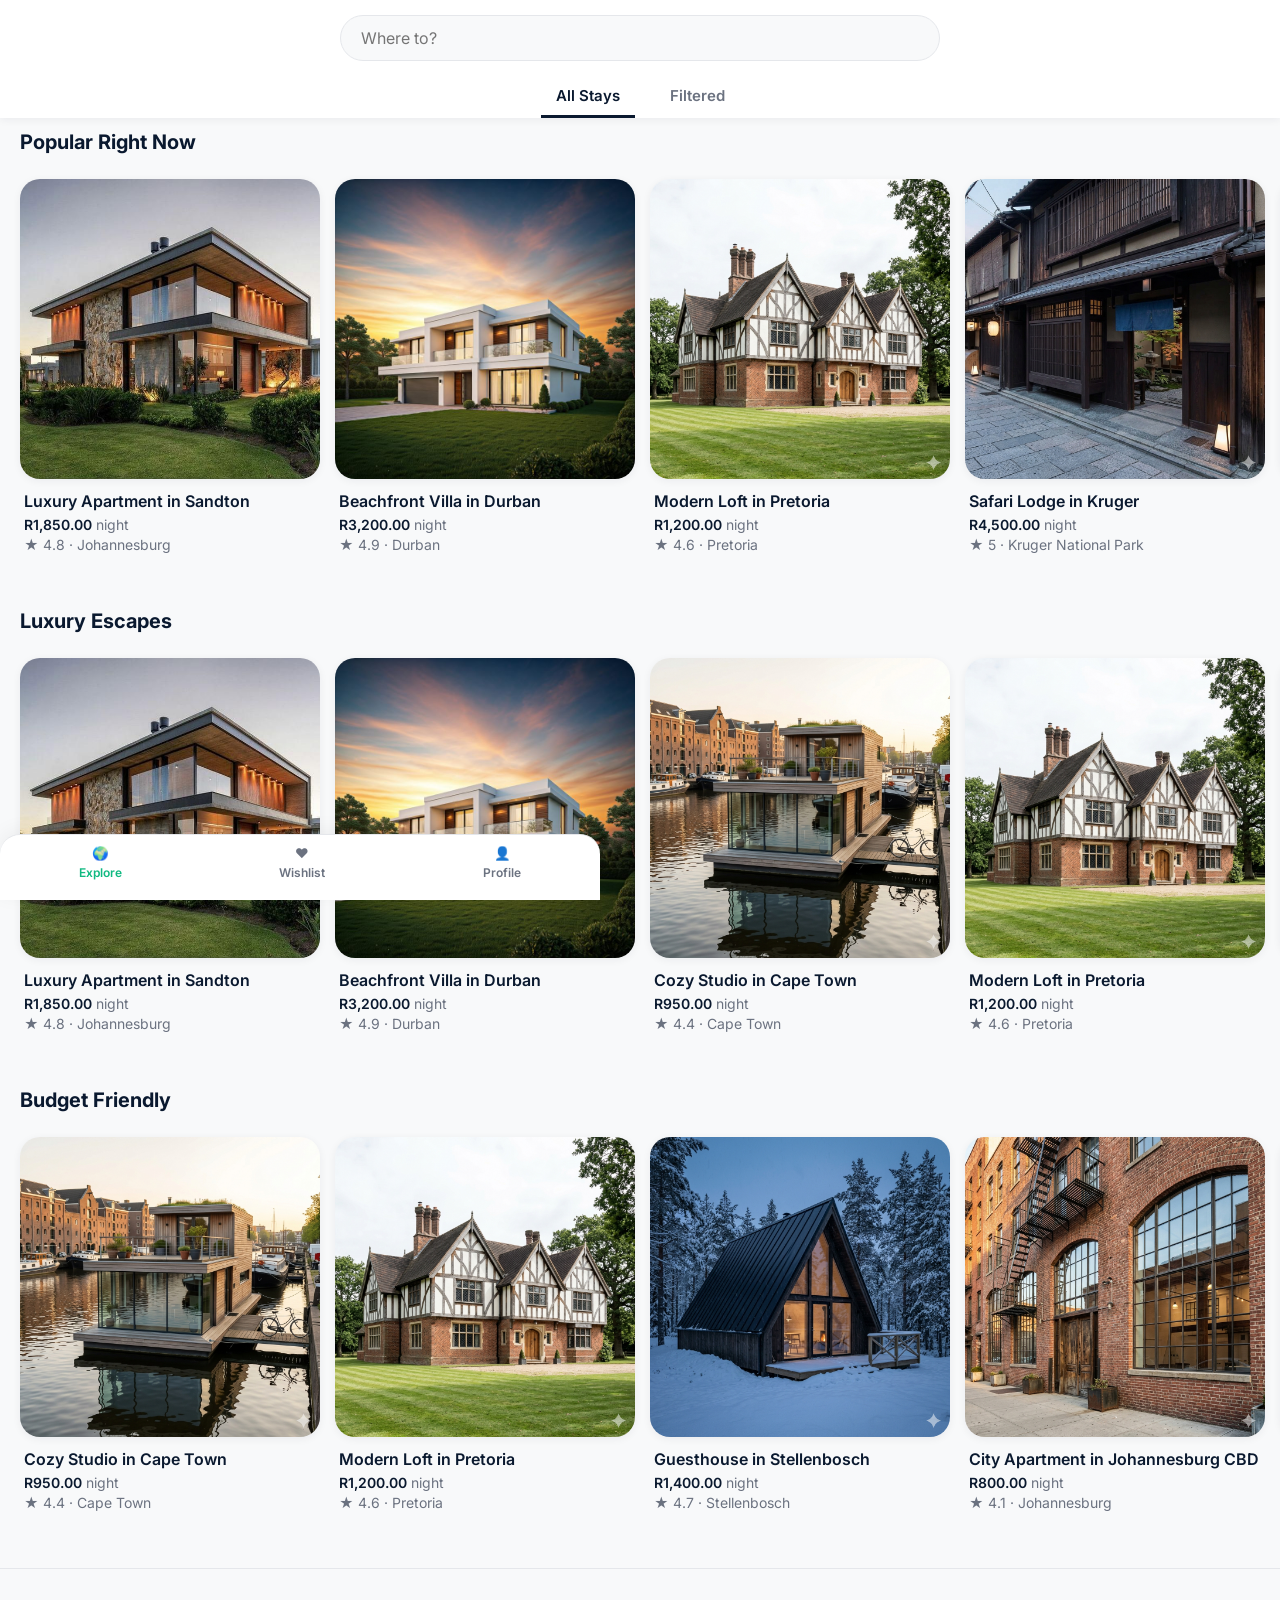
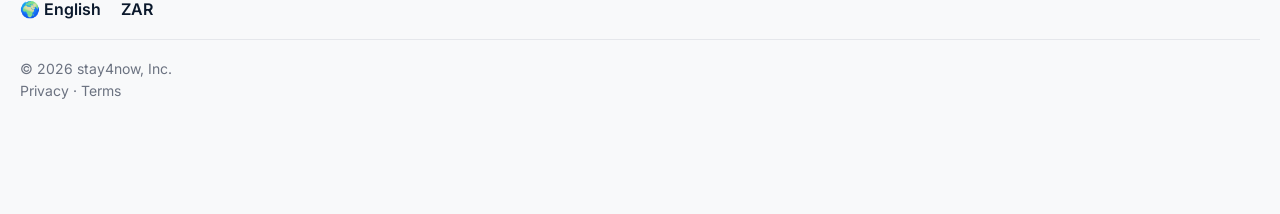
<file: index.html>
<!DOCTYPE html>
<html lang="en">
<head>
  <meta charset="UTF-8">
  <meta name="viewport" content="width=device-width, initial-scale=1.0">
  <title>stay4now | Explore</title>
  <link href="https://fonts.googleapis.com/css2?family=Inter:wght@300;400;600;700&display=swap" rel="stylesheet">
  <link rel="stylesheet" href="styles/global.css">
  <link rel="stylesheet" href="styles/layout.css">
  <link rel="stylesheet" href="styles/components.css">
</head>
<body>
  <header class="header" id="main-header">
    <div class="search-bar-container" id="search-container">
      <input type="text" id="search-input" class="search-bar" placeholder="Where to?">
    </div>
    
    <nav class="header-tabs centered">
      <button class="tab-btn active" data-category="all">All Stays</button>
      <button class="tab-btn" data-category="filtered">Filtered</button>
    </nav>

    <div id="filter-panel" class="filter-container hidden">
      <div class="filter-group">
        <input type="number" id="filter-min-price" placeholder="Min Price (R)" class="filter-input">
        <input type="number" id="filter-max-price" placeholder="Max Price (R)" class="filter-input">
        <input type="text" id="filter-loc" placeholder="City or area" class="filter-input">
        <button id="btn-apply-filters" class="reserve-btn filter-btn">Apply</button>
      </div>
    </div>
  </header>

  <main id="main-content">
    <section class="page-view active" id="view-explore">
      <div id="houses-layout">
        <div class="sub-section">
          <h2>Popular Right Now</h2>
          <div class="section-content" id="popular-container"></div>
        </div>
        <div class="sub-section">
          <h2>Luxury Escapes</h2>
          <div class="section-content" id="luxury-container"></div>
        </div>
        <div class="sub-section">
          <h2>Budget Friendly</h2>
          <div class="section-content" id="budget-container"></div>
        </div>
      </div>

      <div id="search-layout" class="hidden">
        <div class="search-header">
          <button id="btn-exit-search" class="icon-btn">← Back</button>
          <h2 id="search-result-label">Results</h2>
        </div>
        <div id="search-results-container" class="search-grid"></div>
      </div>
    </section>

    <section class="page-view" id="view-wishlist">
      <div class="content-padding">
        <h1>Your Wishlist</h1>
        <p class="text-muted">Places you've saved for later.</p>
        <div id="wishlist-container" class="wishlist-grid">
          </div>
      </div>
    </section>

    <section class="page-view" id="view-profile">
      <div class="content-padding">
        <div class="profile-header">
          <div class="profile-avatar-large">👤</div>
          <div class="profile-info">
            <h1>Jane Doe</h1>
            <p class="text-muted">Account ID: #102938</p>
          </div>
        </div>
        
        <div class="profile-menu">
          <button class="menu-item">
            <span>🏠 My Properties</span>
            <span class="chevron">›</span>
          </button>
          <button class="menu-item">
            <span>📅 Booking History</span>
            <span class="chevron">›</span>
          </button>
          <button class="menu-item">
            <span>⚙️ Account Settings</span>
            <span class="chevron">›</span>
          </button>
          <button class="menu-item text-danger">
            <span>Log Out</span>
          </button>
        </div>
      </div>
    </section>
    
    <footer class="site-footer">
      <div class="footer-settings">
        <div class="setting-item"><span>🌍 English</span></div>
        <div class="setting-item"><span>ZAR</span></div>
      </div>
      <div class="footer-legal">
        <p>© 2026 stay4now, Inc.</p>
        <div class="legal-links">
          <a href="#">Privacy</a> · <a href="#">Terms</a>
        </div>
      </div>
    </footer>
  </main>

  <nav class="bottom-nav">
    <button class="bottom-tab active" data-target="view-explore">
      <div class="bottom-tab-icon">🌍</div>
      <p>Explore</p>
    </button>
    <button class="bottom-tab" data-target="view-wishlist">
      <div class="bottom-tab-icon">❤️</div>
      <p>Wishlist</p>
    </button>
    <button class="bottom-tab" data-target="view-profile">
      <div class="bottom-tab-icon">👤</div>
      <p>Profile</p>
    </button>
  </nav>

  <script type="module" src="scripts/app.js"></script>
</body>
</html>
</file>
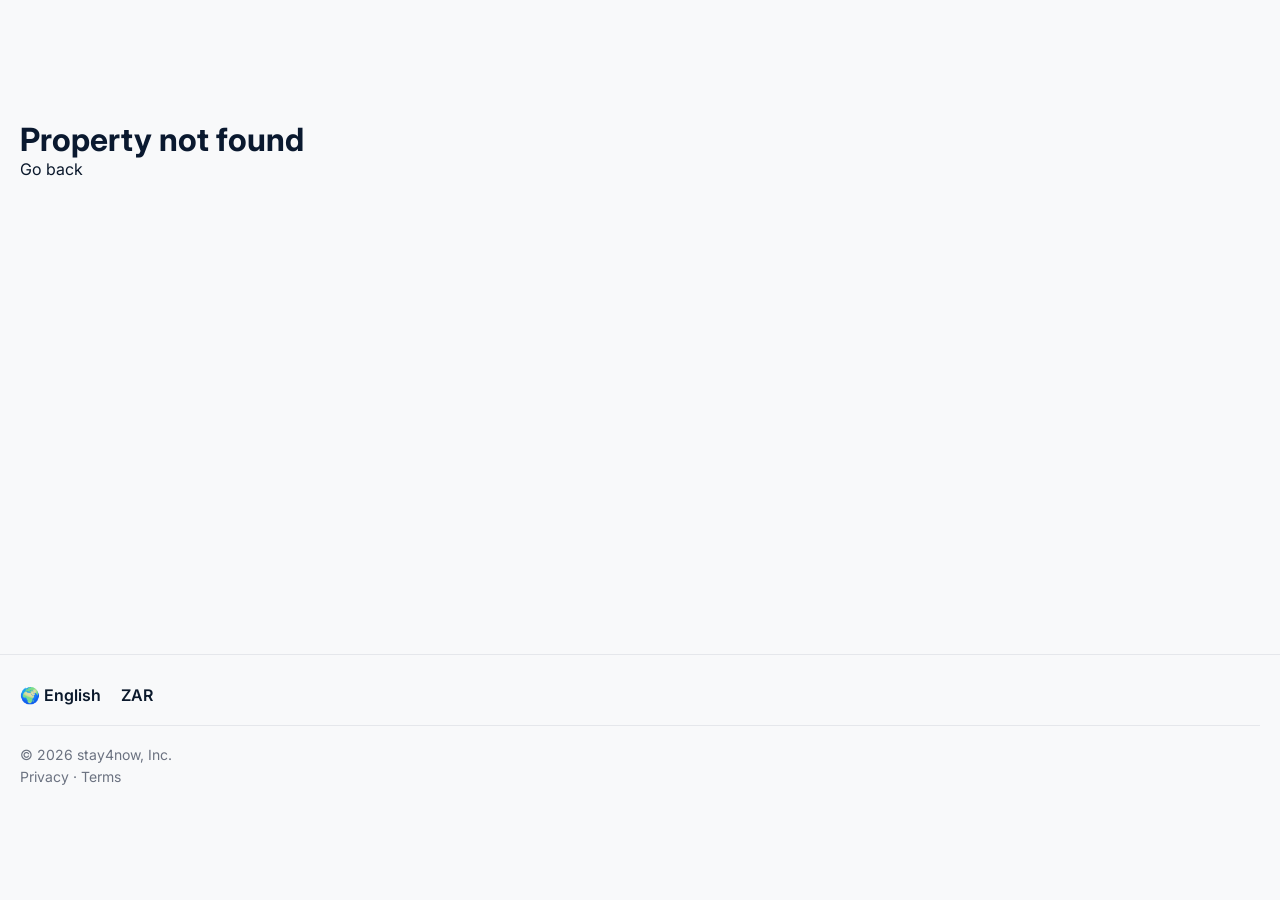
<file: pages/home-details.html>
<!DOCTYPE html>
<html lang="en">
<head>
  <meta charset="UTF-8">
  <meta name="viewport" content="width=device-width, initial-scale=1.0">
  <title>stay4now | Details</title>
  <link href="https://fonts.googleapis.com/css2?family=Inter:wght@300;400;600;700&display=swap" rel="stylesheet">
  <link rel="stylesheet" href="../styles/global.css">
  <link rel="stylesheet" href="../styles/layout.css">
  <link rel="stylesheet" href="../styles/home-details.css">
</head>
<body>

  <main id="details-content">
    </main>

  <footer class="site-footer">
    <div class="footer-settings">
      <div class="setting-item"><span>🌍 English</span></div>
      <div class="setting-item"><span>ZAR</span></div>
    </div>
    <div class="footer-legal">
      <p>© 2026 stay4now, Inc.</p>
      <div class="legal-links">
        <a href="#">Privacy</a> · <a href="#">Terms</a>
      </div>
    </div>
  </footer>
  
  <script type="module" src="../scripts/home-details.js"></script>
</body>
</html>
</file>
<file: styles/global.css>
:root {
  --clr-midnight: #0A192F;
  --clr-navy: #112240;
  --clr-emerald: #10B981;
  --clr-danger: #EF4444;
  --clr-bg-main: #F8F9FA;
  --clr-bg-card: #FFFFFF;
  --clr-text-main: #0B192C;
  --clr-text-muted: #6B7280;
  --clr-border: #E5E7EB;
  
  --shadow-sm: 0 2px 8px rgba(10, 25, 47, 0.06);
  --shadow-md: 0 8px 20px rgba(10, 25, 47, 0.12);
  --shadow-lg: 0 12px 30px rgba(0, 0, 0, 0.2);
  --radius-md: 14px;
  --radius-lg: 20px;
  
  --transition: all 0.2s ease-in-out;
}

* {
  margin: 0;
  padding: 0;
  box-sizing: border-box;
  font-family: 'Inter', sans-serif;
}

html, body {
  background-color: var(--clr-bg-main);
  color: var(--clr-text-main);
  min-height: 100vh; 
  background-color: var(--clr-bg-main);
  color: var(--clr-text-main);
}

body {
  display: flex;
  flex-direction: column;
}

main {
  flex: 1;
  overflow-x: hidden;
}

h1, h2, h3 { color: var(--clr-midnight); }
a { text-decoration: none; color: inherit; }
img { width: 100%; height: 100%; object-fit: cover; }
.hidden { display: none !important; }
.text-muted { color: var(--clr-text-muted); }
.text-danger { color: var(--clr-danger); }

.content-padding {
  padding: 120px 20px 40px 20px;
}

.icon-btn {
  background: var(--clr-bg-card);
  border: 1px solid var(--clr-border);
  border-radius: var(--radius-md);
  padding: 8px 12px;
  cursor: pointer;
  font-weight: 600;
  color: var(--clr-midnight);
  transition: var(--transition);
}

.icon-btn:hover { background: var(--clr-border); }

/* Modal Overlay Styles */
.modal-overlay {
  position: fixed;
  top: 0; left: 0; right: 0; bottom: 0;
  background: rgba(10, 25, 47, 0.6);
  backdrop-filter: blur(4px);
  display: flex;
  justify-content: center;
  align-items: center;
  z-index: 2000;
  padding: 20px;
  animation: fadeIn 0.2s ease-out;
}

.modal-content {
  background: var(--clr-bg-card);
  width: 100%;
  max-width: 400px;
  border-radius: var(--radius-lg);
  padding: 30px;
  position: relative;
  text-align: center;
  box-shadow: var(--shadow-lg);
  animation: slideUp 0.3s ease-out;
}

.close-modal-btn {
  position: absolute;
  top: 15px; right: 15px;
  background: none; border: none;
  font-size: 24px; cursor: pointer;
  color: var(--clr-text-muted);
}

@keyframes fadeIn { from { opacity: 0; } to { opacity: 1; } }
@keyframes slideUp { from { transform: translateY(20px); opacity: 0; } to { transform: translateY(0); opacity: 1; } }
</file>
<file: styles/layout.css>
/* Header */
.header {
  position: fixed; top: 0; width: 100%;
  background: rgba(255, 255, 255, 0.95);
  backdrop-filter: blur(10px);
  box-shadow: var(--shadow-sm);
  z-index: 1000; padding: 15px 20px 0;
}

.search-bar-container { display: flex; justify-content: center; margin-bottom: 15px; }

.search-bar {
  width: 100%; max-width: 600px;
  padding: 12px 20px; border-radius: 50px;
  border: 1px solid var(--clr-border);
  background: var(--clr-bg-main); font-size: 16px;
  transition: var(--transition);
}

.search-bar:focus { outline: none; border-color: var(--clr-emerald); box-shadow: 0 0 0 3px rgba(16, 185, 129, 0.1); }

.header-tabs {
  display: flex; gap: 10px; overflow-x: auto; scrollbar-width: none;
}
.header-tabs::-webkit-scrollbar { display: none; }

.tab-btn {
  border: none; background: none; padding: 10px 15px;
  font-size: 15px; color: var(--clr-text-muted); font-weight: 600;
  cursor: pointer; border-bottom: 3px solid transparent; white-space: nowrap;
}
.tab-btn.active { color: var(--clr-midnight); border-bottom: 3px solid var(--clr-midnight); }

/* Bottom Nav */
.bottom-nav {
  position: fixed; width: 100%; bottom: 0; 
  background: var(--clr-bg-card); border-top: 1px solid var(--clr-border);
  display: flex; justify-content: space-around; padding: 10px 0 20px; z-index: 1000;
}

.bottom-tab {
  background: none; border: none; display: flex; flex-direction: column;
  align-items: center; gap: 4px; color: var(--clr-text-muted); cursor: pointer;
}
.bottom-tab p { font-size: 12px; font-weight: 600; }
.bottom-tab.active { color: var(--clr-emerald); }

/* Footer */
.site-footer {
  background: var(--clr-bg-main); 
  padding: 30px 20px 30px; /* Standardized padding */
  border-top: 1px solid var(--clr-border); 
  margin-top: auto;
  
  /* THIS is the magic line. It creates a spacer at the bottom of the page 
     equal to the height of your fixed bottom navigation bars so they never overlap. */
  margin-bottom: 85px; 
}

.footer-settings { display: flex; gap: 20px; margin-bottom: 20px; font-weight: 600; }
.footer-legal { border-top: 1px solid var(--clr-border); padding-top: 20px; font-size: 14px; color: var(--clr-text-muted); }
.legal-links { margin-top: 5px; }

@media (min-width: 768px) {
  /* I completely removed the rule that was hiding your .bottom-nav here! */
  .bottom-nav {
    max-width: 600px;
    margin: 0 auto;
    border-radius: 20px 20px 0 0;
    box-shadow: 0 -4px 20px rgba(0,0,0,0.05);
  }
}

/* Update header tabs to center them */
.header-tabs.centered {
  justify-content: center;
  gap: 20px;
}

/* Filter Panel Styles */
.filter-container {
  padding: 15px 0;
  border-top: 1px solid var(--clr-border);
  animation: slideDown 0.2s ease-out;
}

.filter-group {
  display: flex;
  gap: 10px;
  max-width: 600px;
  margin: 0 auto;
  flex-wrap: wrap;
}

.filter-input {
  flex: 1;
  min-width: 120px;
  padding: 10px 15px;
  border-radius: var(--radius-md);
  border: 1px solid var(--clr-border);
  font-size: 14px;
}

.filter-input:focus {
  outline: none;
  border-color: var(--clr-emerald);
}

.filter-btn {
  padding: 10px 20px;
  flex-shrink: 0;
}

@keyframes slideDown { 
  from { transform: translateY(-10px); opacity: 0; } 
  to { transform: translateY(0); opacity: 1; } 
}
</file>
<file: styles/components.css>
/* Page Views */
.page-view { display: none; animation: fadeIn 0.3s ease-out; }
.page-view.active { display: block; }
#view-explore { padding-top: 130px; }

/* Property Carousel */
.sub-section { margin-bottom: 35px; }
.sub-section h2 { margin: 0 0 15px 20px; font-size: 20px; }

.section-content {
  display: flex; gap: 15px; overflow-x: auto;
  scroll-behavior: smooth; scrollbar-width: none;
  padding: 10px 20px 20px; /* 10px top padding prevents hover clipping */
}
.section-content::-webkit-scrollbar { display: none; }

/* Property Cards */
.property-card {
  width: clamp(240px, 60vw, 300px); flex-shrink: 0;
  cursor: pointer; border-radius: var(--radius-lg); transition: var(--transition);
}
.property-card:hover { transform: translateY(-4px); }

.property-thumbnail-container {
  aspect-ratio: 1 / 1; border-radius: var(--radius-lg);
  overflow: hidden; box-shadow: var(--shadow-sm); margin-bottom: 12px;
}
.property-card:hover .property-thumbnail { transform: scale(1.05); }

.property-info { padding: 0 4px; min-width: 0; /* Allows text truncation inside */ }

.property-label {
  font-weight: 600; font-size: 16px; margin-bottom: 4px;
  white-space: nowrap; overflow: hidden; text-overflow: ellipsis;
}
.property-price-rating { font-size: 14px; color: var(--clr-text-muted); line-height: 1.4; }
.price-bold { color: var(--clr-midnight); font-weight: 600; }

/* Search Results Grid & Wishlist Grid */
#search-layout, .wishlist-grid { padding: 20px; display: grid; gap: 20px; }
.wishlist-grid { padding: 20px 0; }

.search-grid {
  display: grid; grid-template-columns: repeat(auto-fill, minmax(280px, 1fr)); gap: 20px;
}

.search-result-card, .wishlist-card {
  display: grid; grid-template-columns: 120px 1fr; gap: 15px;
  background: var(--clr-bg-card); padding: 12px; border-radius: var(--radius-lg);
  box-shadow: var(--shadow-sm); transition: var(--transition); min-width: 0;
}
.search-result-card:hover, .wishlist-card:hover { box-shadow: var(--shadow-md); transform: translateY(-2px); }
.search-result-card .property-thumbnail-container, .wishlist-card .property-thumbnail-container { margin-bottom: 0; }

/* Fixed Search Text Overflow */
.search-result-card .property-label, .wishlist-card .property-label {
  white-space: normal; display: -webkit-box;
  -webkit-line-clamp: 2; -webkit-box-orient: vertical;
  overflow: hidden; font-size: 15px;
}

/* Wishlist Actions */
.wishlist-actions { display: flex; gap: 10px; margin-top: 10px; }
.btn-small { 
  padding: 6px 12px; border-radius: 8px; font-size: 12px; font-weight: 600; 
  cursor: pointer; border: none; transition: var(--transition);
}
.btn-remove { background: #FEE2E2; color: var(--clr-danger); }
.btn-view { background: var(--clr-emerald); color: white; }

/* Profile View */
.profile-header { display: flex; align-items: center; gap: 20px; margin-bottom: 40px; }
.profile-avatar-large { 
  width: 80px; height: 80px; background: var(--clr-border); 
  border-radius: 50%; display: flex; justify-content: center; 
  align-items: center; font-size: 40px; 
}
.profile-menu { background: var(--clr-bg-card); border-radius: var(--radius-lg); overflow: hidden; box-shadow: var(--shadow-sm); }
.menu-item {
  width: 100%; display: flex; justify-content: space-between; align-items: center;
  padding: 20px; background: none; border: none; border-bottom: 1px solid var(--clr-border);
  font-size: 16px; font-weight: 600; cursor: pointer; transition: var(--transition);
}
.menu-item:hover { background: var(--clr-bg-main); }
.menu-item:last-child { border-bottom: none; }

@media (max-width: 400px) {
  .search-result-card, .wishlist-card { grid-template-columns: 100px 1fr; }
}
</file>
<file: styles/home-details.css>
.details-header {
  position: fixed; top: 0; width: 100%; padding: 15px 20px;
  display: flex; justify-content: space-between; z-index: 100;
  background: linear-gradient(to bottom, rgba(0,0,0,0.4), transparent);
}

.action-btn {
  width: 40px; height: 40px; border-radius: 50%;
  background: var(--clr-bg-card); display: flex; justify-content: center;
  align-items: center; box-shadow: var(--shadow-md); transition: var(--transition);
  border: none; cursor: pointer; font-size: 18px; color: var(--clr-midnight);
}
.action-btn:hover { transform: scale(1.05); }
.action-btn.active { color: var(--clr-danger); } /* Red heart when liked */

.home-hero { width: 100%; height: 45vh; min-height: 300px; }

.content-body {
  padding: 25px 20px; background: var(--clr-bg-card);
  border-radius: 24px 24px 0 0; margin-top: -24px; position: relative;
}

.title-section h1 { font-size: 26px; margin-bottom: 8px; }
.meta-info { color: var(--clr-text-muted); font-size: 15px; margin-bottom: 25px; }

.divider { height: 1px; background: var(--clr-border); margin: 25px 0; }

.host-section {
  display: flex; align-items: center; gap: 15px; cursor: pointer;
  padding: 10px; border-radius: var(--radius-md); transition: var(--transition);
}
.host-section:hover { background: var(--clr-bg-main); }

.host-avatar { width: 50px; height: 50px; border-radius: 50%; overflow: hidden; }
.host-info h3 { font-size: 16px; }
.host-info p { font-size: 14px; color: var(--clr-text-muted); }

/* Modal specific to host */
.host-avatar.large { width: 100px; height: 100px; margin: 0 auto 20px; }
.modal-content h2 { margin-bottom: 5px; }
.host-bio { margin: 20px 0; font-size: 15px; line-height: 1.5; color: var(--clr-midnight); }
.contact-host-btn {
  width: 100%; padding: 12px; background: var(--clr-midnight);
  color: white; border: none; border-radius: var(--radius-md);
  font-weight: 600; font-size: 16px; cursor: pointer;
}

.amenities-list {
  list-style: none; display: grid; grid-template-columns: repeat(auto-fit, minmax(140px, 1fr));
  gap: 15px; margin-top: 15px;
}
.amenities-list li { display: flex; align-items: center; gap: 10px; font-size: 15px; }

.map-container { border-radius: var(--radius-lg); overflow: hidden; margin-top: 15px; box-shadow: var(--shadow-sm); }

.booking-bar {
  position: fixed; bottom: 0; width: 100%; background: var(--clr-bg-card);
  padding: 15px 25px; border-top: 1px solid var(--clr-border);
  display: flex; justify-content: space-between; align-items: center; z-index: 100;
}
.price-block p { font-size: 14px; color: var(--clr-text-muted); }
.price-block .amount { font-size: 20px; font-weight: 700; color: var(--clr-midnight); }

.reserve-btn {
  background: var(--clr-emerald); color: white; border: none;
  padding: 14px 30px; border-radius: var(--radius-md);
  font-size: 16px; font-weight: 600; cursor: pointer; transition: var(--transition);
}
.reserve-btn:hover { transform: translateY(-2px); box-shadow: var(--shadow-md); }

#details-content { 
  /* Removed the heavy padding-bottom here since the footer now handles the clearance */
  padding-bottom: 20px; 
}
</file>
